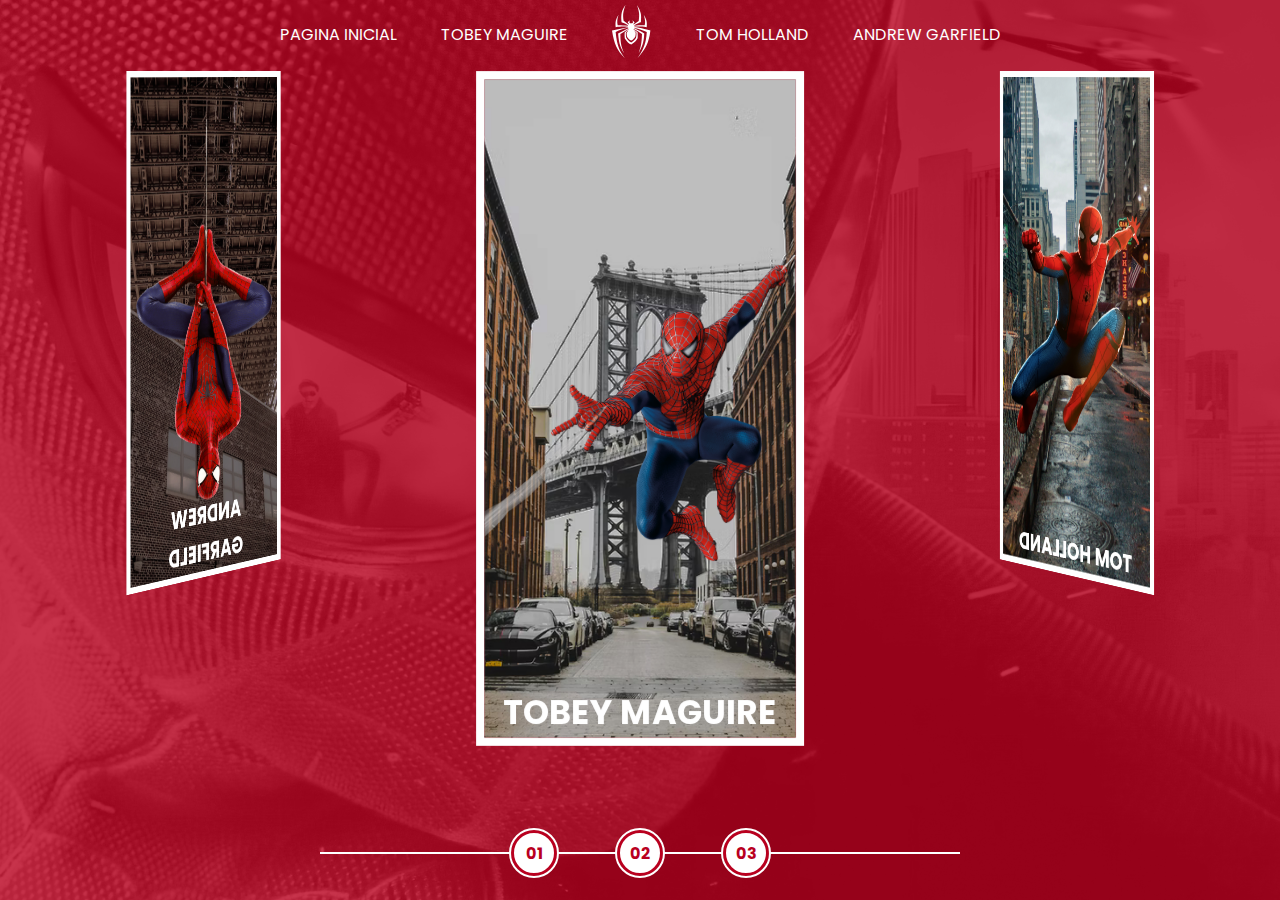
<file: index.html>
<!DOCTYPE html>
   <html lang="en">
   <head>
       <meta charset="UTF-8">
       <meta http-equiv="X-UA-Compatible" content="IE=edge">
       <meta name="viewport" content="width=device-width, initial-scale=1.0">
       <link rel="stylesheet" href="./assets/css/home-page-styles.css"> 
         
       <title>Spider-man | Multiversos</title>
   </head>
   <body>
      <nav class="s-menu">
        <ul>
          <li class="s-menu__item">
             <a href="/">Pagina Inicial</a>
          </li>
          <li class="s-menu__item">
            <a href="./pages/tobey-maguire/spiderman1.html" target="_blank">Tobey Maguire</a>
          </li>
          <li class="s-menu__item s-menu__icon">
            <img src="/assets/images/icons/spider.svg" alt="Spider-Man Multiverse">
          </li>
          <li class="s-menu__item">
            <a href="./pages/tom-holland/spiderman2.html" target="_blank">Tom Holland</a>
          </li>
          <li class="s-menu__item">
            <a href="./pages/andrew-garfield/spiderman3.html" target="_blank">Andrew Garfield</a>
          </li>
        </ul>
      </nav>
      <div class="s-container">
        <div class="s-cards-carousel" style="transform: translateZ(-40vw) rotateY(0deg);">
          <a href="#" class="s-card" id="spider-man-01">
            <img class="s-card__background" src="/assets/images/pic-sm-bg-01.jpg" >
            <img class="s-card__image" src="/assets/images/spider-man-01.png" alt="Tobey Maguire">
            <h2 class="s-card__title">Tobey Maguire</h2>
          </a>
          <a href="#" class="s-card" id="spider-man-02">
            <img class="s-card__background" src="/assets/images/pic-sm-bg-02.jpg" />
            <img class="s-card__image" src="/assets/images/spider-man-02.png" alt="Tom Holland">
            <h2 class="s-card__title">Tom Holland</h2>
          </a>
          <a href="#" class="s-card" id="spider-man-03">
            <img class="s-card__background" src="/assets/images/pic-sm-bg-03.jpg" >
            <img class="s-card__image" src="/assets/images/spider-man-03.png" alt="Andrew Garfield">
            <h2 class="s-card__title">Andrew Garfield</h2>
          </a>
        </div>
      </div>

      <div class="s-controller">
        <div id="1" onclick="selectCarouselItem(this)" class="s-controller__button s-controller__button--active">
          01
        </div>
        <div id="2" onclick="selectCarouselItem(this)"  class="s-controller__button s-controller__button--active">
          02
        </div>
        <div  id="3" onclick="selectCarouselItem(this)" class="s-controller__button s-controller__button--active">
          03
        </div>
        <div class="s-controller__line"></div>
      </div>
      <script src="./assets/scripts/script.js"></script>  
   </body>
   </html>
</file>
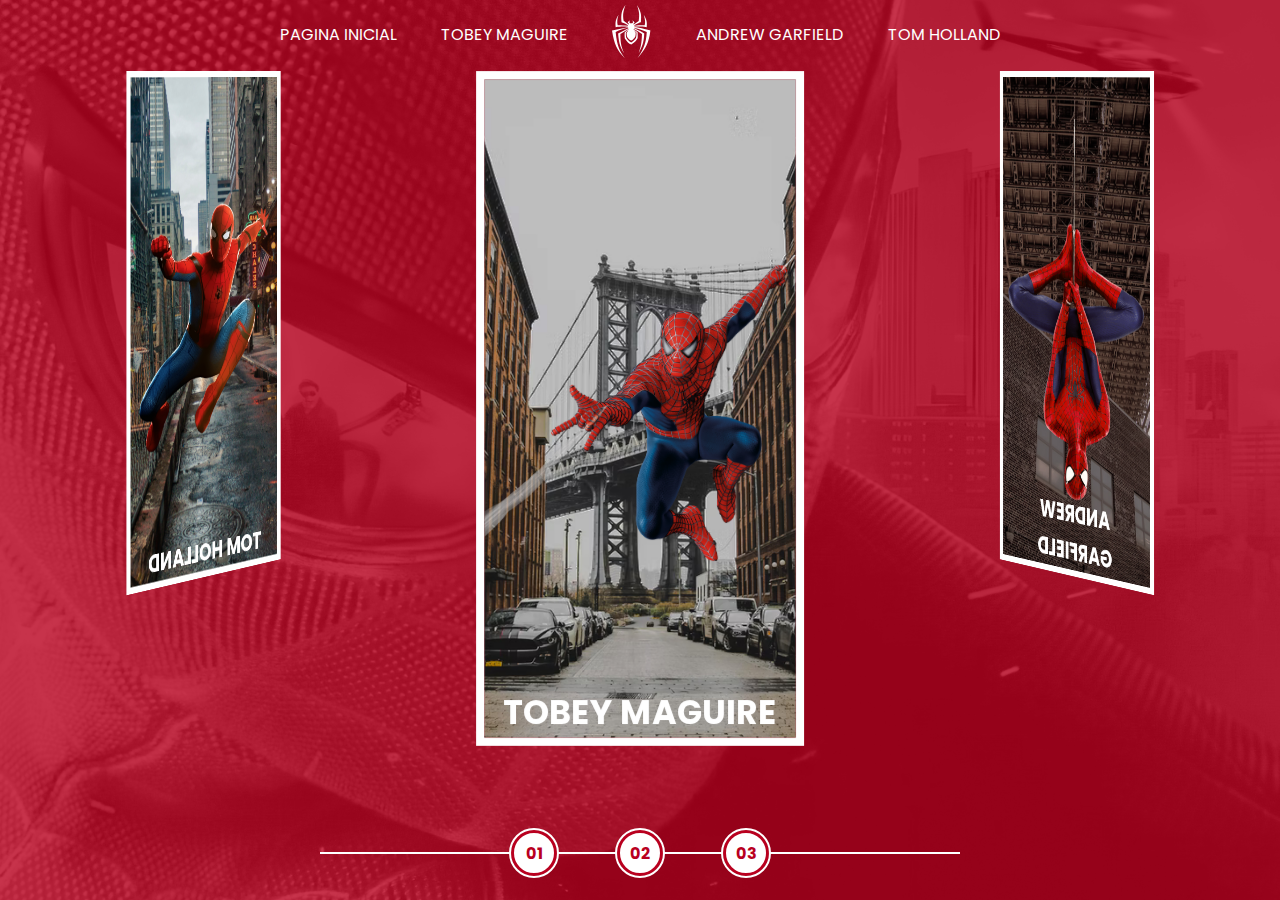
<file: principal.html>
<!DOCTYPE html>
   <html lang="en">
   <head>
       <meta charset="UTF-8">
       <meta http-equiv="X-UA-Compatible" content="IE=edge">
       <meta name="viewport" content="width=device-width, initial-scale=1.0">
       <link rel="stylesheet" href="./assets/css/home-page-styles.css"/> 
         <script src="./assets/scripts/script.js"></script> 
       <title>Spider-man | Multiversos</title>
   </head>
   <body>
      <nav class="s-menu">
        <ul>
          <li class="s-menu__item">
             <a href="/">Pagina Inicial</a>
          </li>
          <li class="s-menu__item">
            <a href="./pages/tobey-maguire/spiderman1.html" target="">Tobey Maguire</a>
          </li>
          <li class="s-menu__item s-menu__icon">
            <img src="./assets/images/icons/spider.svg" alt="Spider-Man Multiverse">
          </li>
          <li class="s-menu__item">
            <a href="./pages/andrew-garfield/spiderman3.html" target="">Andrew Garfield</a>
          </li>
          <li class="s-menu__item">
            <a href="./pages/tom-holland/spiderman2.html" target="">Tom Holland</a>
          </li>

        </ul>
      </nav>
      <div class="s-container">
        <div class="s-cards-carousel" style="transform: translateZ(-40vw) rotateY(0deg);">
          <a href="./pages/tobey-maguire/spiderman1.html" class="s-card" id="spider-man-01">
            <img class="s-card__background" src="./assets/images/pic-sm-bg-01.jpg" >
            <img class="s-card__image" src="./assets/images/spider-man-01.png" alt="Tobey Maguire">
            <h2 class="s-card__title">Tobey Maguire</h2>
          </a>
          <a href="./pages/andrew-garfield/spiderman3.html" class="s-card" id="spider-man-03">
            <img class="s-card__background" src="./assets/images/pic-sm-bg-03.jpg" >
            <img class="s-card__image" src="./assets/images/spider-man-03.png" alt="Andrew Garfield">
            <h2 class="s-card__title">Andrew Garfield</h2>
          </a>
          <a href="./pages/tom-holland/spiderman2.html" class="s-card" id="spider-man-02">
            <img class="s-card__background" src="./assets/images/pic-sm-bg-02.jpg" />
            <img class="s-card__image" src="./assets/images/spider-man-02.png" alt="Tom Holland">
            <h2 class="s-card__title">Tom Holland</h2>
          </a>

        </div>
      </div>

      <div class="s-controller">
        <div id="1" onclick="selectCarouselItem(this)" class="s-controller__button s-controller__button--active">
          01
        </div>
        <div id="2" onclick="selectCarouselItem(this)"  class="s-controller__button s-controller__button--active">
          02
        </div>
        <div  id="3" onclick="selectCarouselItem(this)" class="s-controller__button s-controller__button--active">
          03
        </div>
        <div class="s-controller__line"></div>
      </div>
      
   </body>
   </html>
</file>
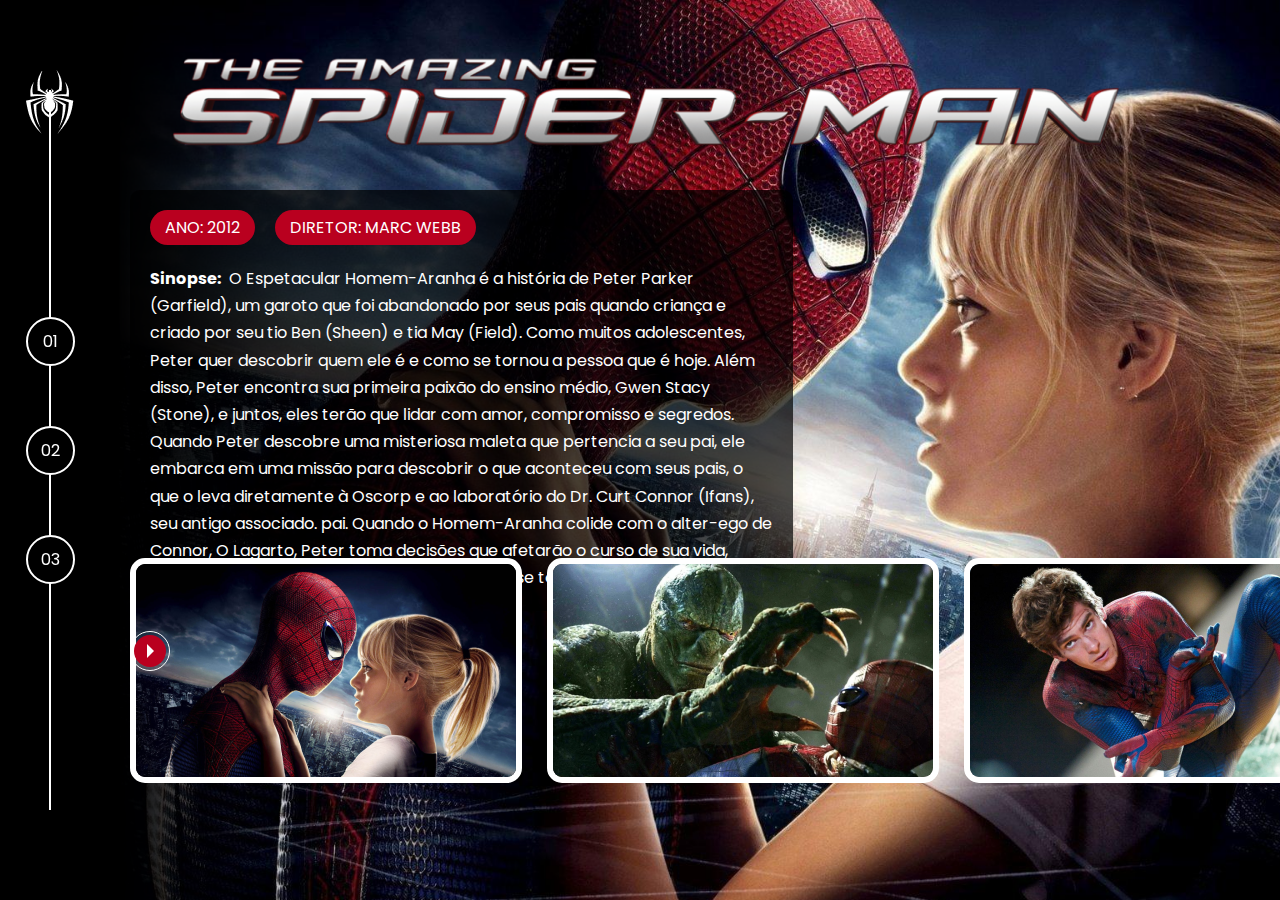
<file: pages/andrew-garfield/spiderman3.html>
<!DOCTYPE html>
<html lang="en">
<head>
  <meta charset="UTF-8">
  <meta http-equiv="X-UA-Compatible" content="IE=edge">
  <meta name="viewport" content="width=device-width, initial-scale=1.0">
  <title>Multiverso | Spiderman A. Garfield</title>
  <link href="../../../assets/css/internal.css" rel="stylesheet" />
  <link rel="stylesheet" href="https://cdn.jsdelivr.net/npm/@fancyapps/ui@4.0/dist/fancybox.css"/>
</head>
<body>
  <div class="s-wrapper">
     
    <audio  autoplay loop>
      <source src="../../../assets/audio/spider-man1/final-confrontation.mp3" type="audio/mp3"/>
    </audio>  

    <div class="s-left-column">
      
      <nav class="navigator">
        <div class="navigator__icon">
          <a href="../../index.html">
            <img src="../../../assets/images/icons/spiderman1.png" alt="Pagina Principal" 
            title="Pagina Principal"/>
          </a>
        </div>
        <ul>
          <li><a href="../../../pages/andrew-garfield/spiderman3.html">01</a></li>
          <li><a href="../../../pages/andrew-garfield/mv2/andrewmv2.html">02</a></li>
          <li><a href="../../../pages/andrew-garfield/mv3/andrewmv3.html">03</a></li>
        </ul>
      </nav>
    </div>


    <div class="s-main-content s-spider-man-03-01">
      <div class="s-main-content__top">
        <div class="s-logo">
          <img src="../../../assets/images/spiderman-andrew/movie-01/logo.png" alt="spider-man (2012)" 
          title="spider-man (2012)">
        </div> 

          <div class="s-description">
            <div class="pills">
              <ul>
                 <li>Ano: 2012</li>
                 <li>Diretor: Marc Webb</li>
              </ul>
            </div>
              <div class="s-description__text">
                <p><strong>Sinopse:</strong>&nbsp;
                    O Espetacular Homem-Aranha é a história de Peter Parker (Garfield), 
                    um garoto que foi abandonado por seus pais quando criança 
                    e criado por seu tio Ben (Sheen) e tia May (Field). 
                    Como muitos adolescentes, 
                    Peter quer descobrir quem ele é e como se tornou a pessoa que é hoje. 
                    Além disso, Peter encontra sua primeira paixão do ensino médio, 
                    Gwen Stacy (Stone), e juntos, eles terão que lidar com amor, compromisso e segredos. 
                    Quando Peter descobre uma misteriosa maleta que pertencia a seu pai, 
                    ele embarca em uma missão para descobrir o que aconteceu com seus pais, 
                    o que o leva diretamente à Oscorp e ao laboratório do Dr. Curt Connor (Ifans), 
                    seu antigo associado. pai. Quando o Homem-Aranha colide com o alter-ego de Connor, 
                    O Lagarto, Peter toma decisões que afetarão o curso de sua vida, 
                    usando seus poderes para forjar seu destino e se tornar um herói.</p>
              </div>
          </div>

          <div class="s-links">
            <ul>
              <li>
                <a href="https://youtu.be/-tnxzJ0SSOw" class="link-button" target="_blank">
                  <span class="icon">
                    <div class="play-icon">&nbsp;</div>
                  </span>
                  <span class="label">
                    Assistir trailer
                  </span>
                </a>
              </li>
            </ul>
          </div>

      </div>

      <div class="s-main-content__bottom">
        <div class="gallery">
          <ul>
            <li>
              <a data-fancybox href="../../../assets/images/spiderman-andrew/movie-01/gallery/image-full1.jpg">
                <img src="../../../assets/images/spiderman-andrew/movie-01/gallery/image-01.png" alt="">
              </a>
            </li>
            <li>
              <a data-fancybox href="../../../assets/images/spiderman-andrew//movie-01/gallery/image-full2.jpg">
                <img src="../../../assets/images/spiderman-andrew//movie-01/gallery/image-02.png" alt="">
              </a>
            </li>
            <li>
              <a data-fancybox href="../../../assets/images/spiderman-andrew//movie-01/gallery/image-full3.jpg">
                <img src="../../../assets/images/spiderman-andrew//movie-01/gallery/image-03.png" alt="">
              </a>
            </li>
          </ul>
        </div>
      </div>
    </div>
  </div>
  <script src="https://cdn.jsdelivr.net/npm/@fancyapps/ui@4.0/dist/fancybox.umd.js"></script>
</body>
</html>
</file>
<file: assets/css/home-page-styles.css>
@import url('reset.css');
@import url('global.css');
body {
    background-color: var(--primary-color);
}
body::before {
    content: "";
    background-image: url('../images/spider-man-background.jpg');
    background-repeat: no-repeat;
    background-position: center;
    background-size: cover;
    width: 100%;
    height: 100%;
    position: absolute;
    opacity: 0.2;
    transition: background-image 1s ease-in-out, opacity 1s ease-in-out;
}

.s-menu {
    padding: 0.3rem 0;
    width: 100%;
    text-align: center;
    position: relative;

}

.s-menu__item {
   display: inline-block;
   text-transform: uppercase;
   margin: 0 1.25rem; 
}

.s-menu__icon {
    width: 2.5rem;
    margin: 0 1.25rem;
    vertical-align: middle;

}

.s-container {
    position: relative;
    display: flex;
    align-items: center;
    justify-content: space-evenly;
    perspective: 3000px;
}

.s-card {
    border: 0.5rem solid white;
    width: 100%;
    height: 70vh;
    position: absolute;
    transition: filter .5s ease-in-out;
}
.s-card:nth-child(1) {
    transform: rotateY(0deg) translateZ(50vw);
}

.s-card:nth-child(2) {
    transform: rotateY(120deg) translateZ(50vw);
}
.s-card:nth-child(3) {
    transform: rotateY(240deg) translateZ(50vw);
}

.s-card__background {
    width: 100%;
    height: 100%;
    object-fit: cover;
    position: absolute; 
    opacity: 1; 
    transition: opacity 1s ease-in-out; 
}

.s-card__image {
    width: 100%;
    height: 100%;
    object-fit: contain;
    position: relative;
    transition: 1s ease-in-out;
}

.s-card__title {
    font-size: 2rem;
    text-transform: uppercase;
    text-align: center;
    position: absolute;
    width: 100%;
    bottom: 0;
    transition: bottom 1s ease-in-out;
}

.s-controller {
    position:absolute;
    display: flex;
    justify-content: center;
    align-items: center;
    margin-top: 3rem;
    bottom: 1.5rem;
    width: 100%;
}

.s-controller__button {
    display: flex;
    align-items: center;
    justify-content: center;
    width: 2.5rem;
    height: 2.5rem;
    border: 2px solid white;
    border-radius: 50%;
    background-color: var(--primary-color);
    text-align: center;
    font-size: 1rem;
    font-weight: bold;
    cursor: pointer;
    z-index: 1;
    transition: transform 0.3s ease-in-out;
}

.s-controller__button:hover {
    transform: scale(1.2);
}

.s-controller__button:nth-child(2) {
   margin: 0 3.75rem; 
}

.s-controller__button--active {
    background-color: white;
    color: var(--primary-color);
    border: 0.1875rem solid var(--primary-color);
    outline: 0.125rem solid white;
}

.s-controller__line {
    background-color: white;
    width: 50%;
    height: 2px;
    position: absolute;
}
/*HOVER ANIMATION*/

.s-card--hovered .s-card__background {
   cursor: pointer;
   opacity: 0; 
}

.s-card--hovered .s-card__image {
    transform: scale(1.4);
    filter: drop-shadow(30px 10px 4px rgba(0, 0, 0, .5));

}

body#spider-man-01-hovered::before {
   background-image: url('../images/pic-sm-bg-01.jpg'); 
}

body#spider-man-02-hovered::before {
    background-image: url('../images/pic-sm-bg-02.jpg'); 
}

body#spider-man-03-hovered::before {
    background-image: url('../images/pic-sm-bg-03.jpg'); 
}

body[id^="spider-man-"]::before {
   opacity: 1;  
}

 body[id^="spider-man-"] .s-card:not(.s-card--hovered) {
    filter: grayscale(100%);
}
 
.s-card--hovered .s-card__title {
    bottom: 50%;
}

.s-cards-carousel {
    display: flex;
    justify-content: center;
    width: calc(100vw / 3 - 10%);
    transform-style: preserve-3d;
    transition: transform 0.4s ease-in;
}
</file>
<file: assets/css/internal.css>
@import url('reset.css');
@import url('global.css');
@import url('home-page-styles.css');
@import url('components/-navigator.css');
@import url('components/-pills.css');
@import url('components/-link-button.css');
@import url('components/-gallerry.css');

.s-wrapper {
    display: flex;
    height: 100vh;
    flex-flow: row nowrap;
}

.s-wrapper video {
    position: fixed;
    width: 100%;
}

.s-wrapper .s-left-column {
    width: 100px;
    height: 100%;
    display: flex;
    justify-content: center;
    align-items: center;
    position: fixed;
    padding-right: 50px;
    left: 0;
    top: 0;
    z-index: 1;
}

.s-wrapper .s-main-content {
    height: 100%;
    width: 100%;
    padding-left: 130px;
    position: relative;

}

.s-wrapper .s-main-content__top {
    height: 70vh;
    display: flex;
    flex-direction: column;
    justify-content: flex-start;
}

.s-wrapper .s-main-content__bottom {
    height: 20vh;
    display: flex;
    flex-direction: column;
    justify-content: flex-end;
    margin
}

.s-wrapper .s-main-content .s-logo img {
    margin-top: ;
    margin-left: 0;
    margin-bottom: 10px;
}

.s-wrapper .s-main-content__top .s-description {
    background-color: rgba(0, 0, 0, .7);
    max-width: 50%;
    padding: 20px;
    border-radius: 10px;

}

.s-wrapper .s-main-content__top .s-description .s-description__text p {
    color: white;
    line-height: 170%;
}

.s-wrapper .s-main-content__top .s-description .s-description .pills {
    margin-bottom: 20px;
}

.s-wrapper .s-main-content__top .s-description .pills{
    margin-bottom: 20px;
  }
  
  .s-wrapper .s-main-content .s-links{
    padding: 20px;
    padding-left: 0;
  }
  
  .s-wrapper .s-main-content .s-links ul{
    display: flex;
    flex-direction: row;
  }
  /*TOBEY MAGUIRE*/
  .s-spider-man-01-01 {
    background-image: url('../images/spiderman-tobey/movie-01/background.png');
    background-size: cover;
  }

  .s-spider-man-01-02 {
    background-image: url('../images/spiderman-tobey/movie-02/background.png');
    background-size: cover;
  }

  .s-spider-man-01-03 {
    background-image: url('../images/spiderman-tobey/movie-03/background.png');
    background-size: cover;
  }
  /*TOM HOLLAND*/
  .s-spider-man-02-01 {
    background-image: url('../images/spiderman-tom/movie-01/background.png');
    background-size: cover;
  }

  .s-spider-man-02-02 {
    background-image: url('../images/spiderman-tom/movie-02/background.png');
    background-size: cover;
  }

  .s-spider-man-02-03 {
    background-image: url('../images/spiderman-tom/movie-03/background.png');
    background-size: cover;
  }
  /*ANDREW GARFIELD*/
  .s-spider-man-03-01 {
    background-image: url('../images/spiderman-andrew/movie-01/background.png');
    background-size: cover;
  }

  .s-spider-man-03-02 {
    background-image: url('../images/spiderman-andrew/movie-02/background.png');
    background-size: cover;
  }
</file>
